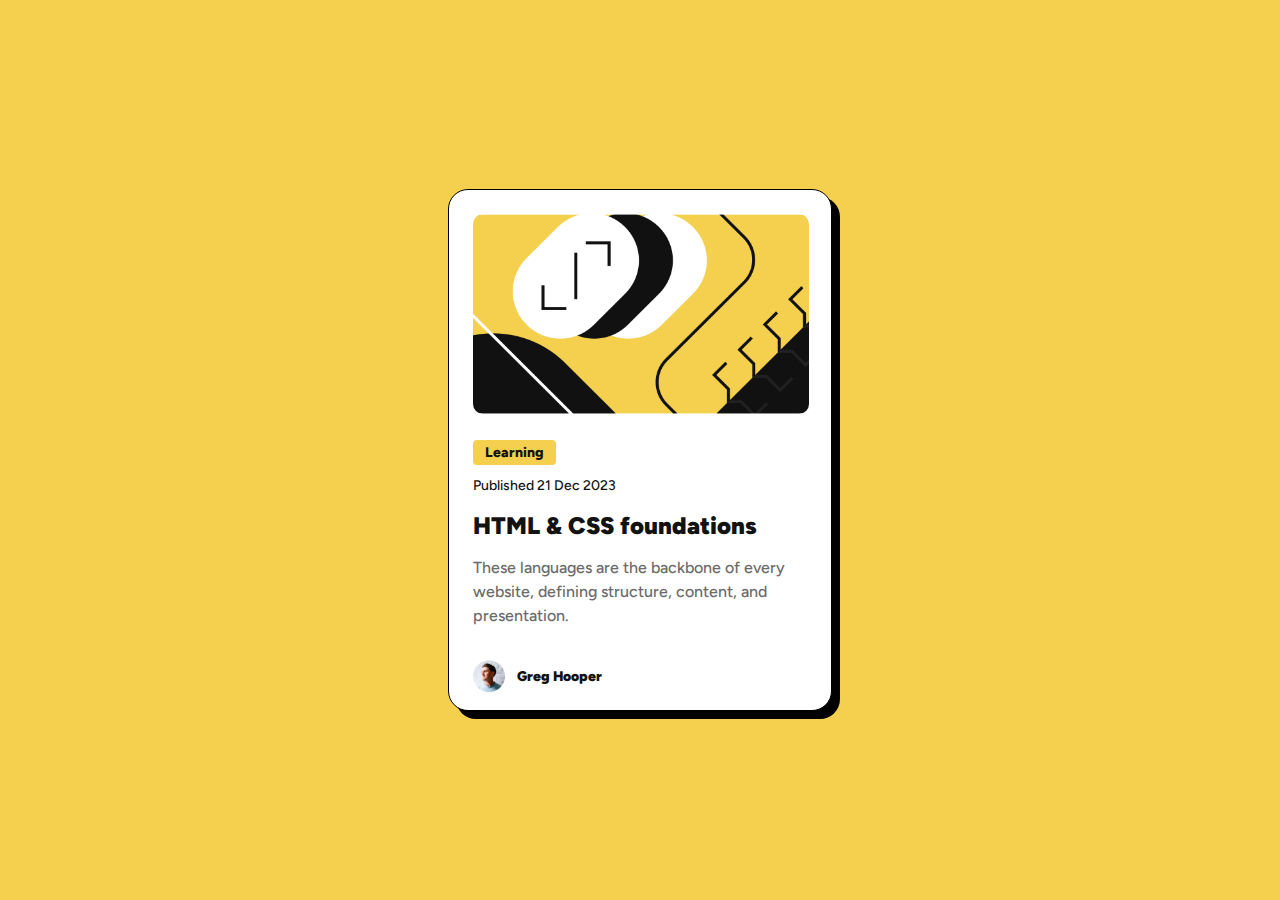
<file: blog-preview-card-solution/index.html>
<!DOCTYPE html>
<html lang="en">
<head>
    <meta charset="UTF-8">
    <meta name="viewport" content="width=device-width, initial-scale=1.0">
    <title>Blog Preview Card</title>
    <link rel="stylesheet" href="style.css">


    <!----- FONTS ----->
    <link rel="preconnect" href="https://fonts.googleapis.com">
    <link rel="preconnect" href="https://fonts.gstatic.com" crossorigin>
    <link href="https://fonts.googleapis.com/css2?family=Figtree:ital,wght@0,300..900;1,300..900&display=swap" rel="stylesheet">


</head>
<body>
    <div class="box">
        <div class="container">
            <div class="menu">

                <div class="hero"><img src="illustration-article.png" alt="article"></div>

                <div class="main">
                    <p class="btn">Learning</p>
                    <p class="date">Published 21 Dec 2023</p>
                    
                    <p class="foundation">HTML & CSS foundations</p>
                    <p class="para">These languages are the backbone of every website, defining structure, content, and presentation.</p>
                </div>

                <div class="avater">
                    <img src="image-avatar.webp" alt="user">
                    <p class="name">Greg Hooper</p>
                </div>
            </div>
        </div>
    </div>
</body>
</html>
</file>
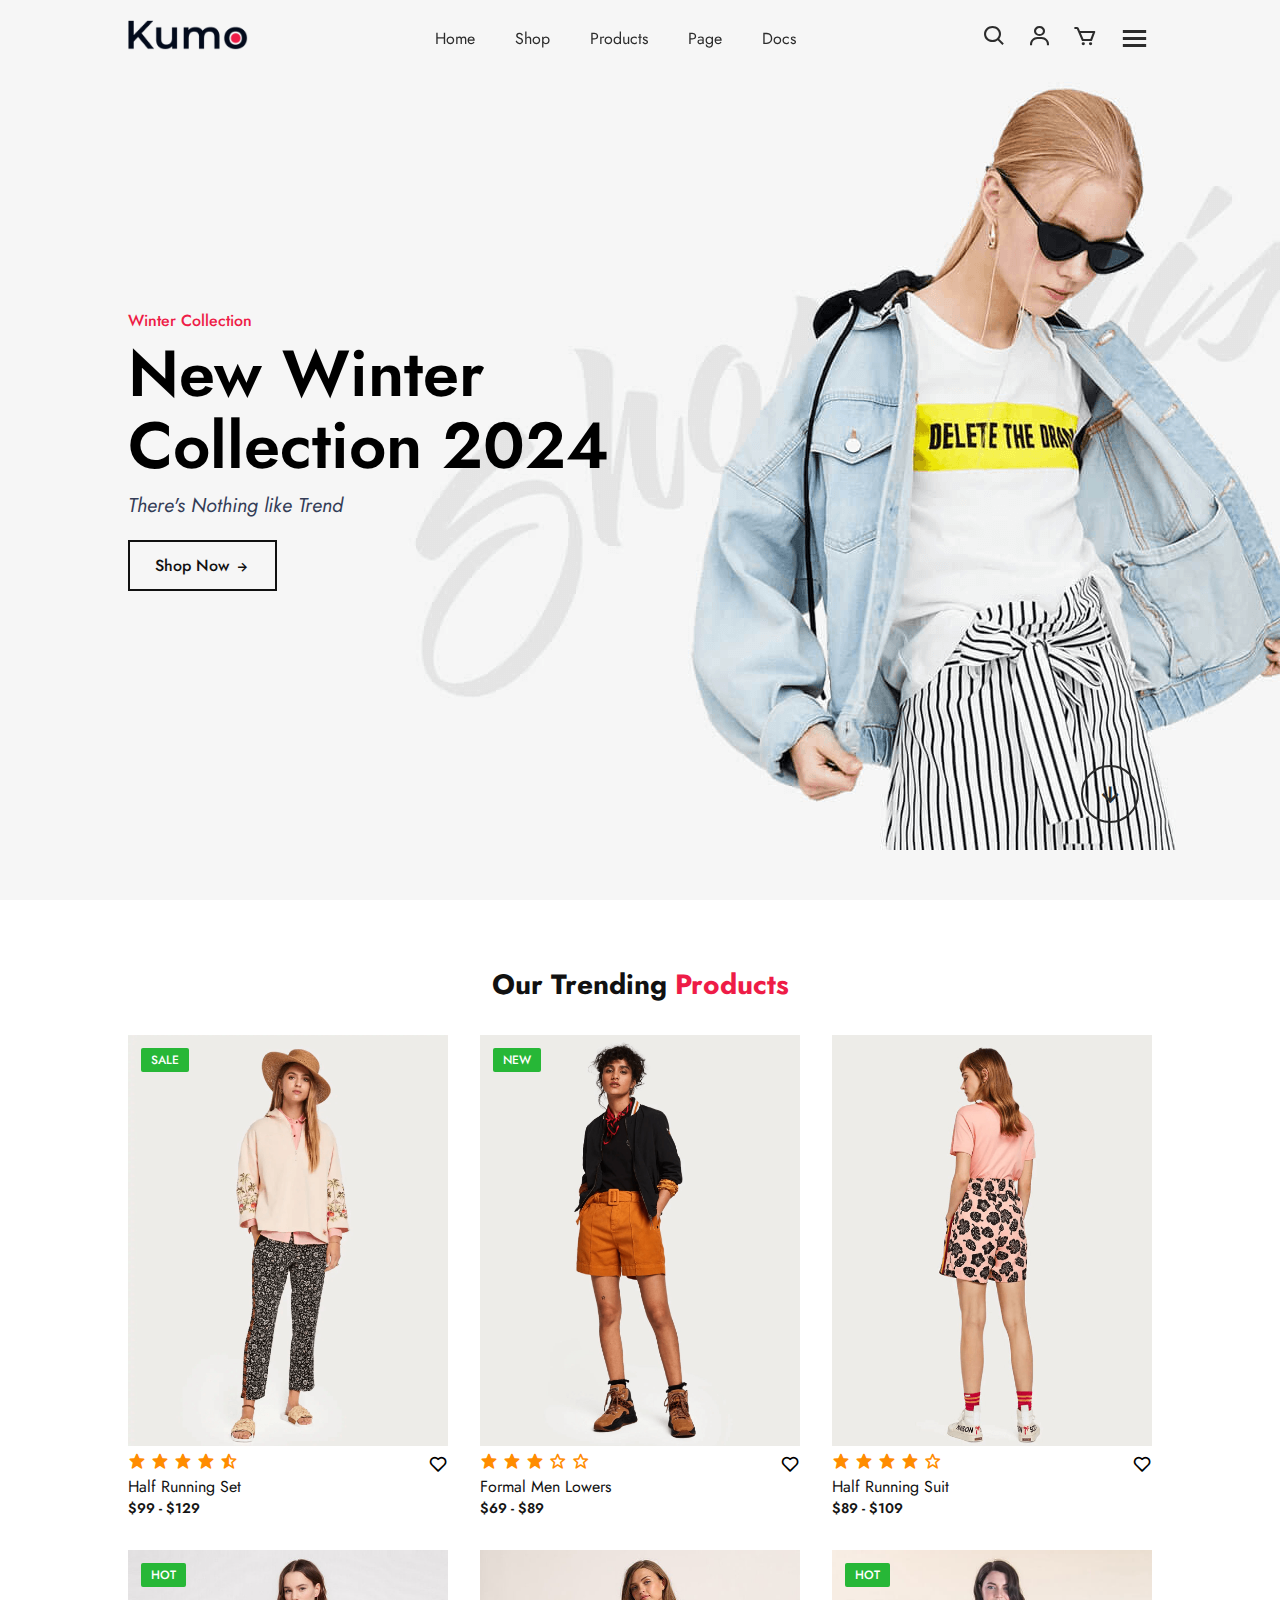
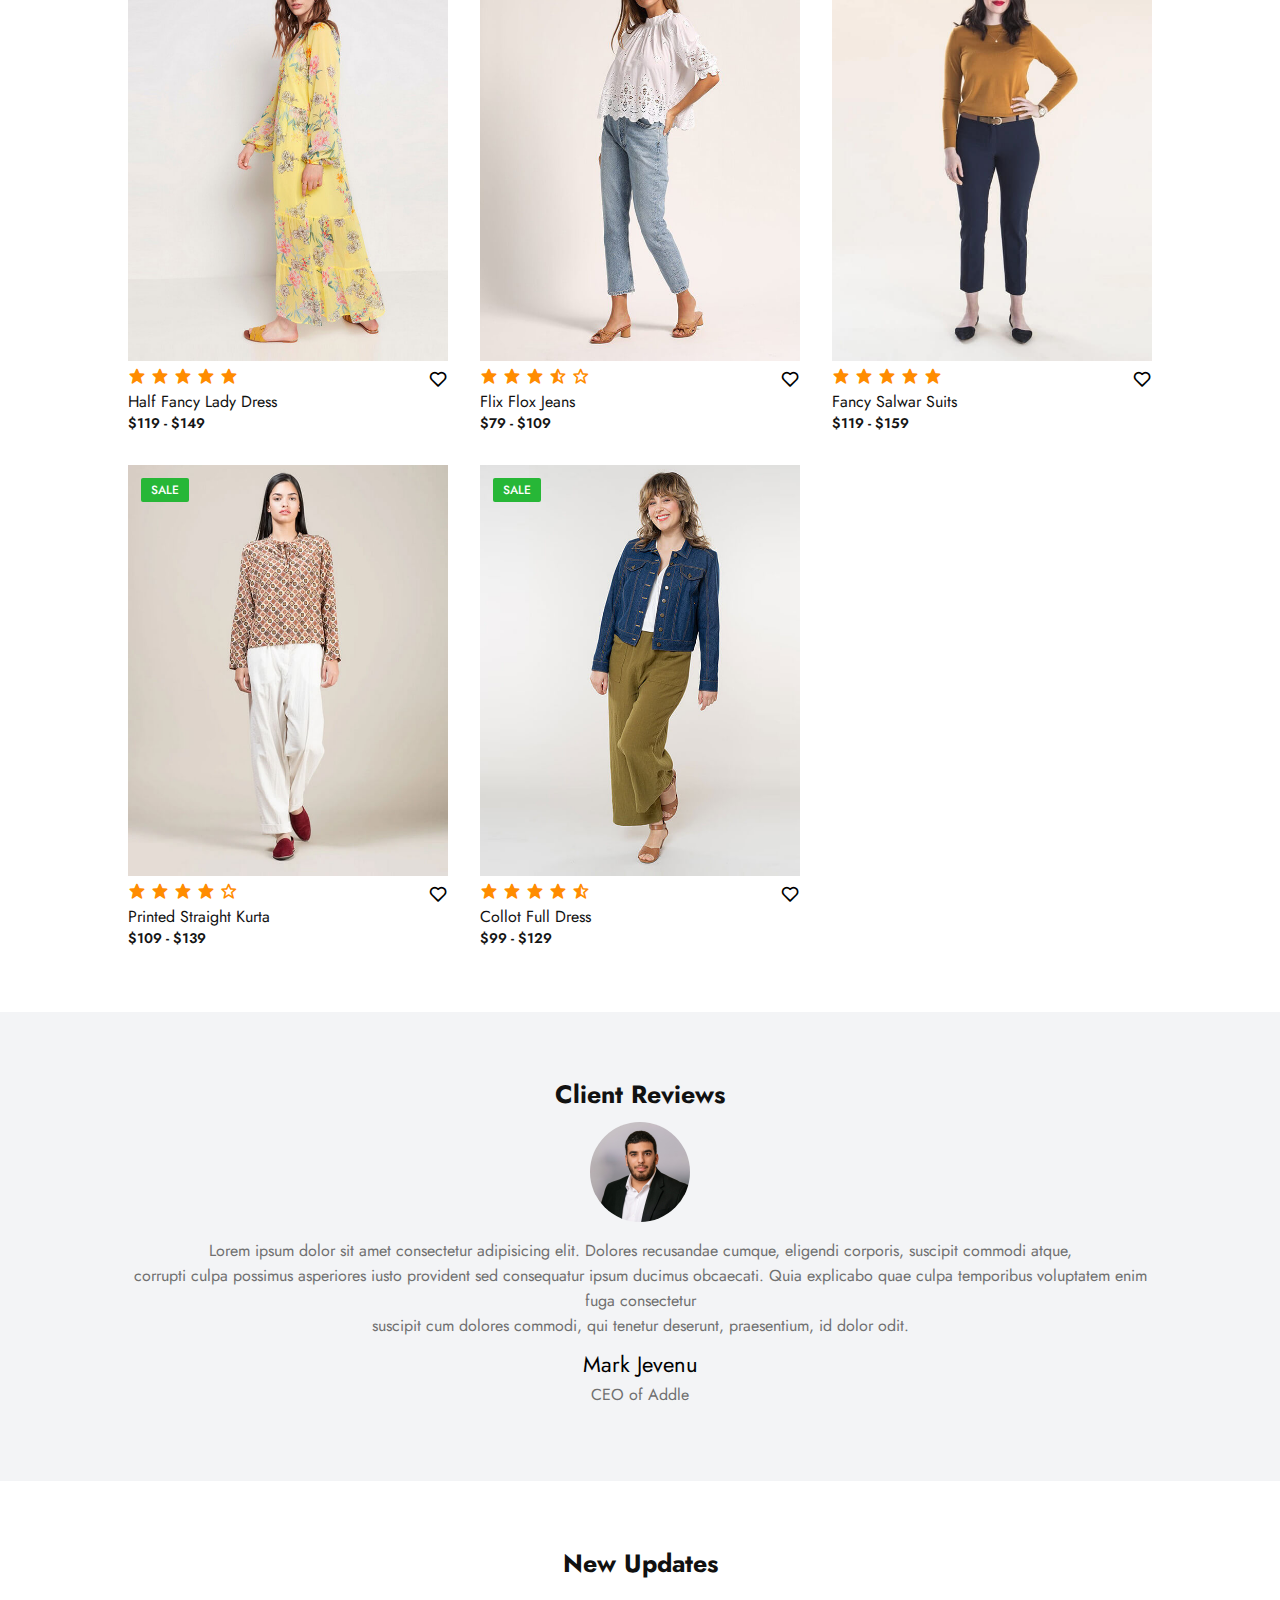
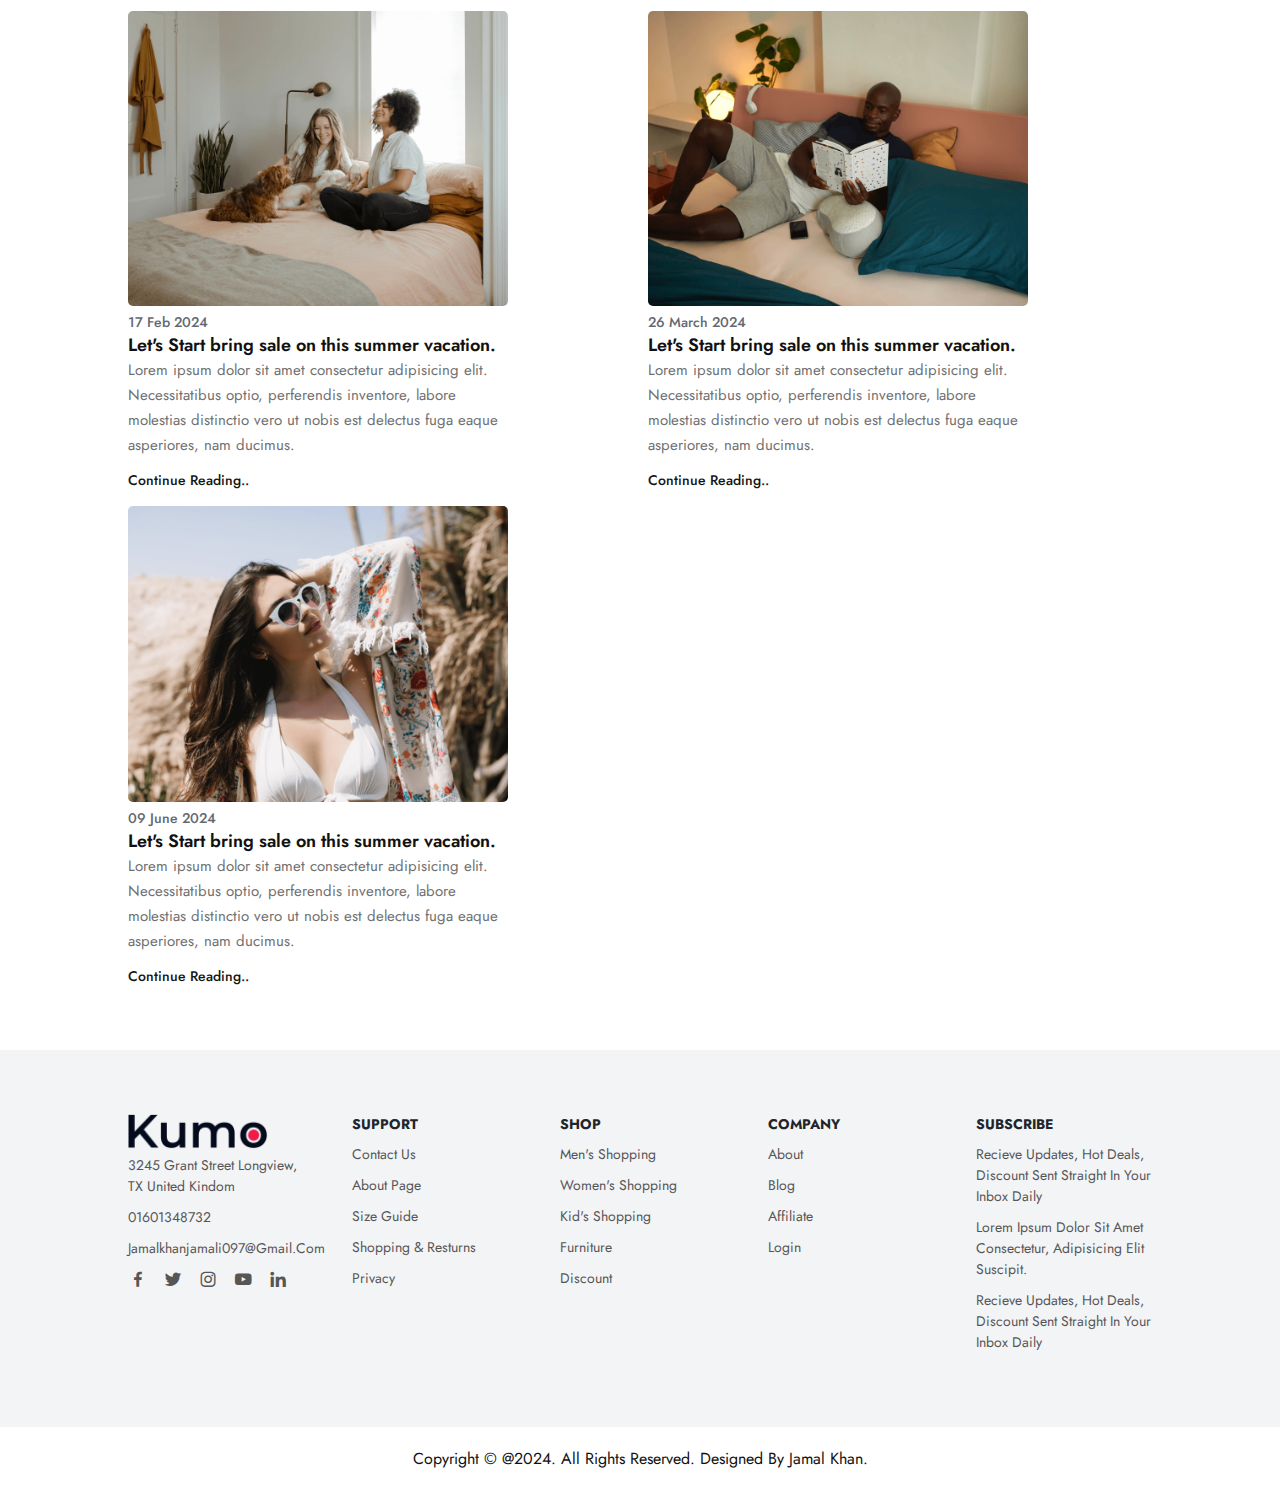
<file: Kumo/index.html>
<!DOCTYPE html>
<html lang="en">

<head>
    <meta charset="UTF-8">
    <meta name="viewport" content="width=device-width, initial-scale=1.0">
    <title>Kumo</title>
    <link rel="stylesheet" href="style.css">
    <link rel="preconnect" href="https://fonts.googleapis.com">
    <link rel="preconnect" href="https://fonts.gstatic.com" crossorigin>
    <link href="https://fonts.googleapis.com/css2?family=Jost:ital,wght@0,100..900;1,100..900&display=swap"
        rel="stylesheet">

    <link rel="stylesheet" href="https://cdnjs.cloudflare.com/ajax/libs/font-awesome/6.2.1/css/all.min.css"
        integrity="sha512-MV7K8+y+gLIBoVD59lQIYicR65iaqukzvf/nwasF0nqhPay5w/9lJmVM2hMDcnK1OnMGCdVK+iQrJ7lzPJQd1w=="
        crossorigin="anonymous" referrerpolicy="no-referrer" />

    <link rel="stylesheet" href="https://unpkg.com/boxicons@latest/css/boxicons.min.css">
</head>

<body>
    <header>
        <a href="#" class="logo"><img src="image/logo.png" alt=""></a>

        <ul class="navmenu">
            <li><a href="#">home</a></li>
            <li><a href="#">shop</a></li>
            <li><a href="#">products</a></li>
            <li><a href="#">page</a></li>
            <li><a href="#">docs</a></li>
        </ul>

        <div class="nav-icon">
            <a href="#"><i class='bx bx-search'></i></a>
            <a href="#"><i class='bx bx-user' ></i></a>
            <a href="#"><i class='bx bx-cart' ></i></a>

            <div class="bx bx-menu" id="menu-icon"></div>
        </div>
    </header>

    <section class="main-home">
        <div class="main-text">
            <h5>Winter Collection</h5>
            <h1>New Winter <br> Collection 2024</h1>
            <p>There's Nothing like Trend</p>

            <a href="#" class="main-btn">Shop Now <i class='bx bx-right-arrow-alt'></i></a>
        </div>

        <div class="down-arrow">
            <a href="#trending" class="down"><i class='bx bx-down-arrow-alt' ></i></a>
        </div>
    </section>


    <!-- trending-products-section -->
     <section class="trending-product" id="trending">
        <div class="center-text">
            <h2>Our Trending <span>products</span></h2>
        </div>

        <div class="products">
            <div class="row">
                <img src="image/1.jpg" alt="">
                <div class="product-text">
                    <h5>Sale</h5>
                </div>
                <div class="heart-icon">
                    <i class='bx bx-heart' ></i>
                </div>
                <div class="rating">
                    <i class='bx bxs-star' ></i>
                    <i class='bx bxs-star' ></i>
                    <i class='bx bxs-star' ></i>
                    <i class='bx bxs-star' ></i>
                    <i class='bx bxs-star-half' ></i>
                </div>

                <div class="price">
                    <h4>Half Running Set</h4>
                    <p>$99 - $129</p>
                </div>
            </div>

            <div class="row">
                <img src="image/2.jpg" alt="">
                <div class="product-text">
                    <h5>New</h5>
                </div>
                <div class="heart-icon">
                    <i class='bx bx-heart' ></i>
                </div>
                <div class="rating">
                    <i class='bx bxs-star' ></i>
                    <i class='bx bxs-star' ></i>
                    <i class='bx bxs-star' ></i>
                    <i class='bx bx-star' ></i>
                    <i class='bx bx-star' ></i>
                </div>

                <div class="price">
                    <h4>Formal Men Lowers</h4>
                    <p>$69 - $89</p>
                </div>
            </div>

            <div class="row">
                <img src="image/3.jpg" alt="">
                <div class="heart-icon">
                    <i class='bx bx-heart' ></i>
                </div>
                <div class="rating">
                    <i class='bx bxs-star' ></i>
                    <i class='bx bxs-star' ></i>
                    <i class='bx bxs-star' ></i>
                    <i class='bx bxs-star' ></i>
                    <i class='bx bx-star' ></i>
                </div>

                <div class="price">
                    <h4>Half Running Suit</h4>
                    <p>$89 - $109</p>
                </div>
            </div>

            <div class="row">
                <img src="image/4.jpg" alt="">
                <div class="product-text">
                    <h5>Hot</h5>
                </div>
                <div class="heart-icon">
                    <i class='bx bx-heart' ></i>
                </div>
                <div class="rating">
                    <i class='bx bxs-star' ></i>
                    <i class='bx bxs-star' ></i>
                    <i class='bx bxs-star' ></i>
                    <i class='bx bxs-star' ></i>
                    <i class='bx bxs-star' ></i>
                </div>

                <div class="price">
                    <h4>Half Fancy Lady Dress</h4>
                    <p>$119 - $149</p>
                </div>
            </div>

            <div class="row">
                <img src="image/5.jpg" alt="">
                <div class="heart-icon">
                    <i class='bx bx-heart' ></i>
                </div>
                <div class="rating">
                    <i class='bx bxs-star' ></i>
                    <i class='bx bxs-star' ></i>
                    <i class='bx bxs-star' ></i>
                    <i class='bx bxs-star-half' ></i>
                    <i class='bx bx-star' ></i>
                </div>

                <div class="price">
                    <h4>Flix Flox Jeans</h4>
                    <p>$79 - $109</p>
                </div>
            </div>

            <div class="row">
                <img src="image/6.jpg" alt="">
                <div class="product-text">
                    <h5>Hot</h5>
                </div>
                <div class="heart-icon">
                    <i class='bx bx-heart' ></i>
                </div>
                <div class="rating">
                    <i class='bx bxs-star' ></i>
                    <i class='bx bxs-star' ></i>
                    <i class='bx bxs-star' ></i>
                    <i class='bx bxs-star' ></i>
                    <i class='bx bxs-star' ></i>
                </div>

                <div class="price">
                    <h4>Fancy Salwar Suits</h4>
                    <p>$119 - $159</p>
                </div>
            </div>

            <div class="row">
                <img src="image/7.jpg" alt="">
                <div class="product-text">
                    <h5>Sale</h5>
                </div>
                <div class="heart-icon">
                    <i class='bx bx-heart' ></i>
                </div>
                <div class="rating">
                    <i class='bx bxs-star' ></i>
                    <i class='bx bxs-star' ></i>
                    <i class='bx bxs-star' ></i>
                    <i class='bx bxs-star' ></i>
                    <i class='bx bx-star' ></i>
                </div>

                <div class="price">
                    <h4>Printed Straight Kurta</h4>
                    <p>$109 - $139</p>
                </div>
            </div>

            <div class="row">
                <img src="image/8.jpg" alt="">
                <div class="product-text">
                    <h5>Sale</h5>
                </div>
                <div class="heart-icon">
                    <i class='bx bx-heart' ></i>
                </div>
                <div class="rating">
                    <i class='bx bxs-star' ></i>
                    <i class='bx bxs-star' ></i>
                    <i class='bx bxs-star' ></i>
                    <i class='bx bxs-star' ></i>
                    <i class='bx bxs-star-half' ></i>
                </div>

                <div class="price">
                    <h4>Collot Full Dress</h4>
                    <p>$99 - $129</p>
                </div>
            </div>
        </div>
     </section>


     <!-- Client-Review-Section -->
      <section class="client-reviews">
        <div class="reviews">
            <h3>Client Reviews</h3>
            <img src="image/team-1.jpg" alt="">
            <p>Lorem ipsum dolor sit amet consectetur adipisicing elit. Dolores recusandae cumque, eligendi corporis, suscipit commodi atque,<br> corrupti culpa possimus asperiores iusto provident sed consequatur ipsum ducimus obcaecati. Quia explicabo quae culpa temporibus voluptatem enim fuga consectetur <br> suscipit cum dolores commodi, qui tenetur deserunt, praesentium, id dolor odit.</p>

            <h2>Mark Jevenu</h2>
            <p>CEO of Addle</p>
        </div>
      </section>

      <!-- update-news-section -->
      <section class="Update-news">
        <div class="up-center-text">
            <h2>New Updates</h2>
        </div>

        <div class="update-cart">
            <div class="cart">
                <img src="image/bl-1.png" alt="">
                <h5>17 Feb 2024</h5>
                <h4>Let's Start bring sale on this summer vacation.</h4>
                <p>Lorem ipsum dolor sit amet consectetur adipisicing elit. Necessitatibus optio, perferendis inventore, labore molestias distinctio vero ut nobis est delectus fuga eaque asperiores, nam ducimus.</p>

                <h6>Continue Reading..</h6>
            </div>

            <div class="cart">
                <img src="image/bl-2.png" alt="">
                <h5>26 March 2024</h5>
                <h4>Let's Start bring sale on this summer vacation.</h4>
                <p>Lorem ipsum dolor sit amet consectetur adipisicing elit. Necessitatibus optio, perferendis inventore, labore molestias distinctio vero ut nobis est delectus fuga eaque asperiores, nam ducimus.</p>

                <h6>Continue Reading..</h6>
            </div>

            <div class="cart">
                <img src="image/bl-3.png" alt="">
                <h5>09 June 2024</h5>
                <h4>Let's Start bring sale on this summer vacation.</h4>
                <p>Lorem ipsum dolor sit amet consectetur adipisicing elit. Necessitatibus optio, perferendis inventore, labore molestias distinctio vero ut nobis est delectus fuga eaque asperiores, nam ducimus.</p>

                <h6>Continue Reading..</h6>
            </div>
        </div>
      </section>


      <!-- contact-section -->
       <section class="contact">
        <div class="contact-info">
            <div class="first-info">
                <img src="image/logo.png" alt="">

                <p>3245 Grant Street Longview, <br> TX United Kindom</p>
                <p>01601348732</p>
                <p>jamalkhanjamali097@gmail.com</p>

                <div class="social-icon">
                    <a href="#"><i class='bx bxl-facebook'></i></a>
                    <a href="#"><i class='bx bxl-twitter' ></i></a>
                    <a href="#"><i class='bx bxl-instagram' ></i></a>
                    <a href="#"><i class='bx bxl-youtube' ></i></a>
                    <a href="#"><i class='bx bxl-linkedin' ></i></a>
                </div>
            </div>

            <div class="second-info">
                <h4>Support</h4>
                <p>Contact us</p>
                <p>About page</p>
                <p>Size Guide</p>
                <p>Shopping & Resturns</p>
                <p>Privacy</p>
            </div>

            <div class="third-info">
                <h4>Shop</h4>
                <p>Men's Shopping</p>
                <p>Women's Shopping</p>
                <p>Kid's Shopping</p>
                <p>Furniture</p>
                <p>Discount</p>
            </div>

            <div class="fourth-info">
                <h4>Company</h4>
                <p>About</p>
                <p>Blog</p>
                <p>Affiliate</p>
                <p>Login</p>
            </div>

            <div class="five">
                <h4>Subscribe</h4>
                <p>Recieve Updates, Hot Deals, Discount Sent Straight In Your Inbox Daily</p>
                <p>Lorem ipsum dolor sit amet consectetur, adipisicing elit Suscipit.</p>
                <p>Recieve Updates, Hot Deals, Discount Sent Straight In Your Inbox Daily</p>
            </div>
        </div>
       </section>

       <div class="end-text">
        <p>Copyright &copy; @2024. All Rights Reserved. Designed By Jamal Khan.</p>
       </div>



     <script src="java.js"></script>
</body>
</html>
</file>
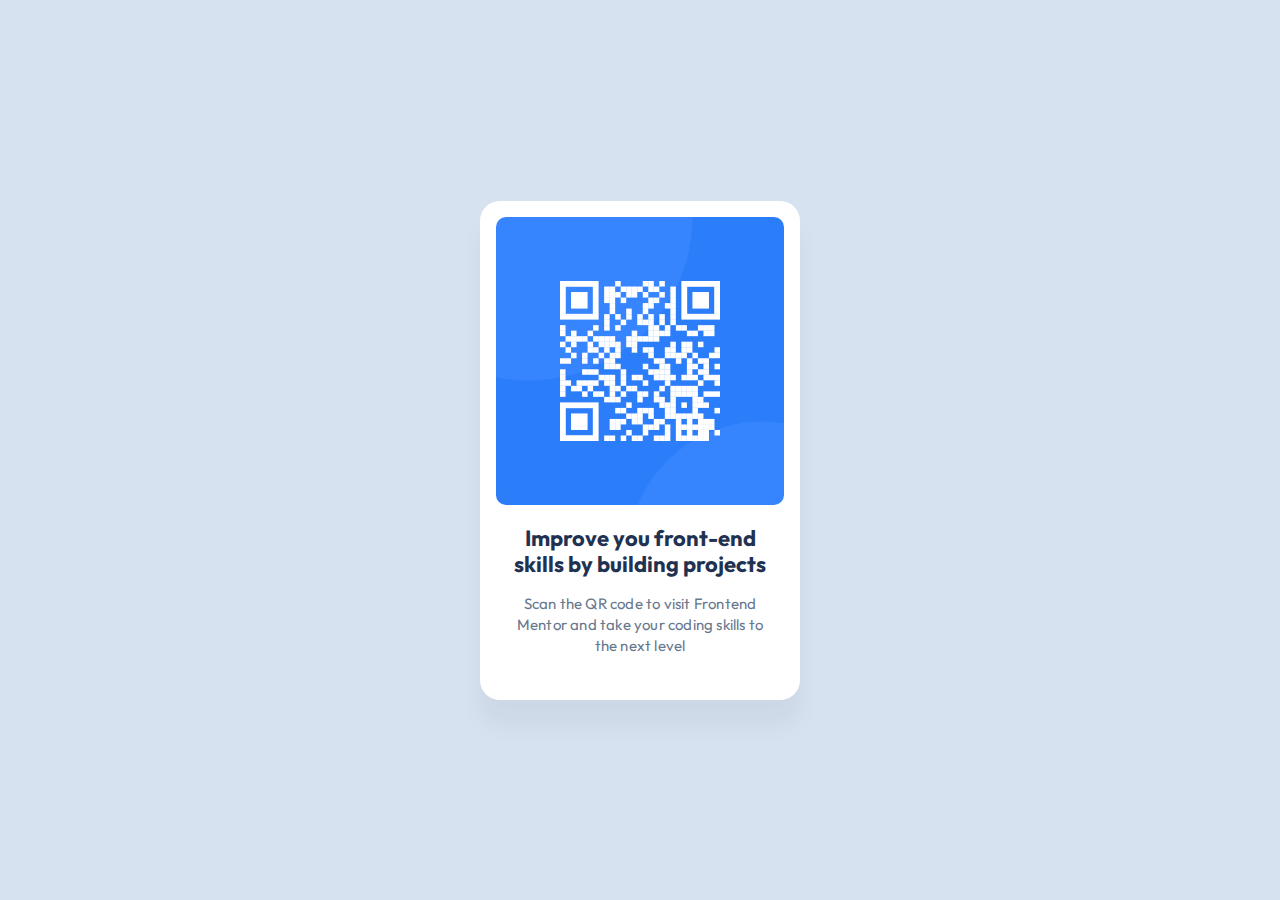
<file: QR Code Component [Solution]/index.html>
<!DOCTYPE html>
<html lang="en">
<head>
    <meta charset="UTF-8">
    <meta name="viewport" content="width=device-width, initial-scale=1.0">
    <title>QR Code Component</title>

    <link rel="stylesheet" href="style.css">

    <!----- FONTS ----->
    <link rel="preconnect" href="https://fonts.googleapis.com">
    <link rel="preconnect" href="https://fonts.gstatic.com" crossorigin>
    <link href="https://fonts.googleapis.com/css2?family=Outfit:wght@100..900&display=swap" rel="stylesheet">

</head>
<body>
    <div class="container">
        <div class="box">
            <img src="image-qr-code.png" alt="" class="hero">

            <div class="text">
                <p class="main">Improve you front-end skills by building projects</p>

                <p class="secondary">Scan the QR code to visit Frontend Mentor and take your coding skills to the next level</p>
            </div>
        </div>
    </div>
</body>
</html>
</file>
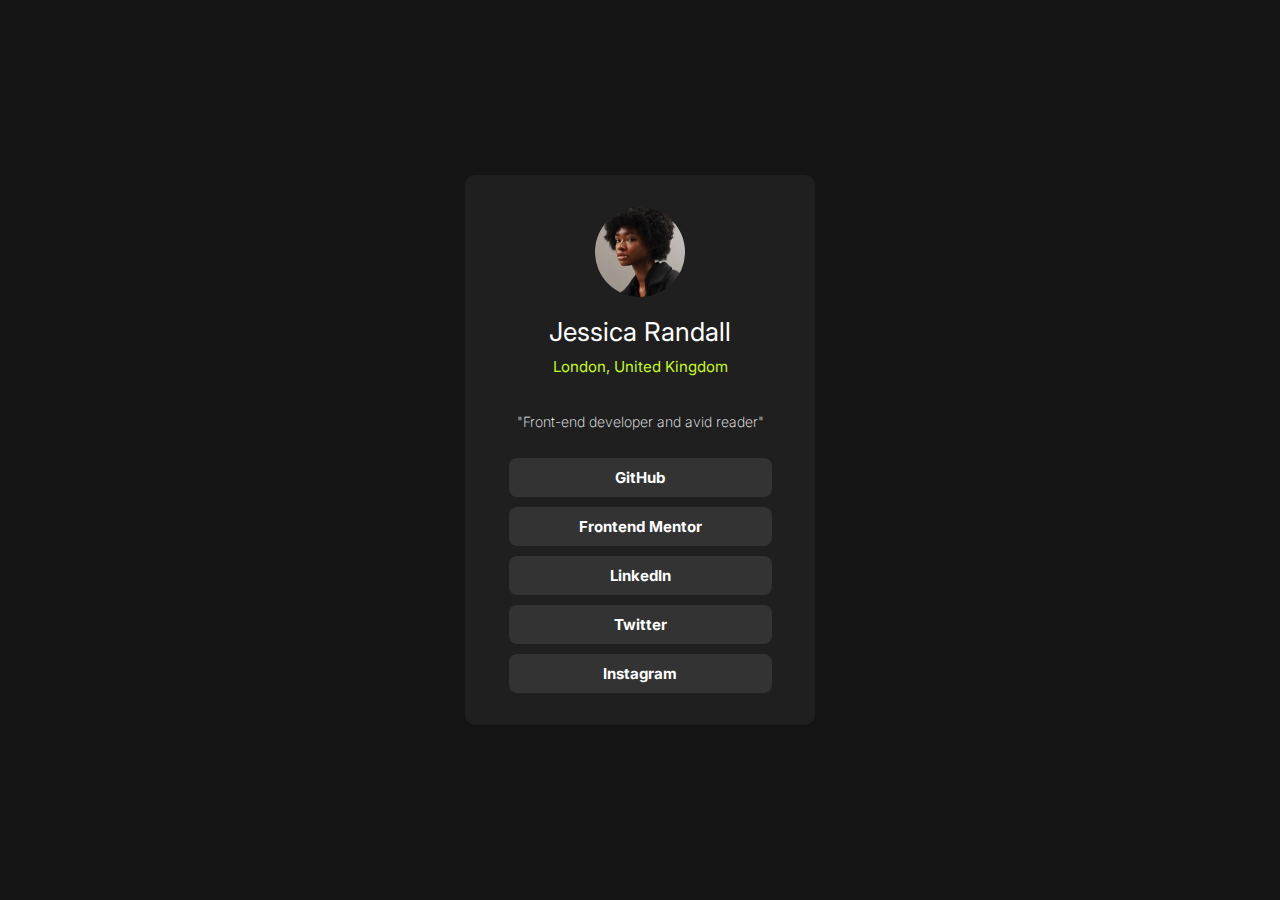
<file: social-inks-profile-main-solution/index.html>
<!DOCTYPE html>
<html lang="en">
<head>
    <meta charset="UTF-8">
    <meta name="viewport" content="width=device-width, initial-scale=1.0">
    <title>Social Links Profile</title>

    <!-- CSS File -->
     <link rel="stylesheet" href="style.css">

     <!-- FONTS -->
     <link rel="preconnect" href="https://fonts.googleapis.com">
     <link rel="preconnect" href="https://fonts.gstatic.com" crossorigin>
     <link href="https://fonts.googleapis.com/css2?family=Inter:ital,opsz,wght@0,14..32,100..900;1,14..32,100..900&display=swap" rel="stylesheet">

</head>
<body>
    <div class="container">
        <div class="menu">
            <div class="hero">
                <img src="avatar.jpg" alt="avatar">
            </div>

            <div class="info">
                <p class="name">Jessica Randall <br><span class="address">London, United Kingdom</span></p>
                <!-- <p class="address"></p> -->
                <p class="bio">"Front-end developer and avid reader"</p>
            </div>

            <div class="social">
                <ul>
                    <li>GitHub</li>
                    <li>Frontend Mentor</li>
                    <li>LinkedIn</li>
                    <li>Twitter</li>
                    <li>Instagram</li>
                </ul>
            </div>
        </div>
    </div>

</body>
</html>
</file>
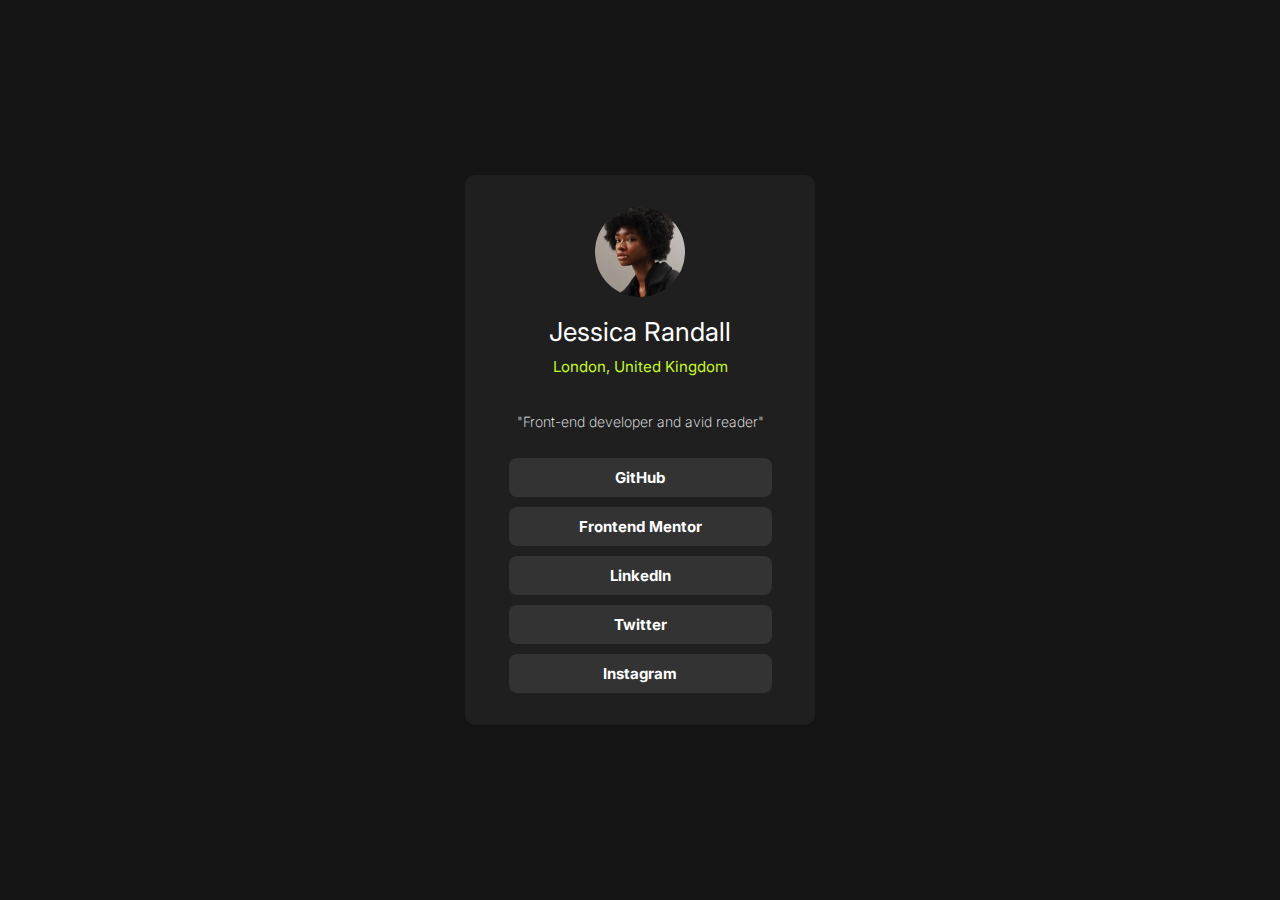
<file: social-inks-profile-main-solution/social links profile.html>
<!DOCTYPE html>
<html lang="en">
<head>
    <meta charset="UTF-8">
    <meta name="viewport" content="width=device-width, initial-scale=1.0">
    <title>Social Links Profile</title>

    <!-- CSS File -->
     <link rel="stylesheet" href="social links profile.css">

     <!-- FONTS -->
     <link rel="preconnect" href="https://fonts.googleapis.com">
     <link rel="preconnect" href="https://fonts.gstatic.com" crossorigin>
     <link href="https://fonts.googleapis.com/css2?family=Inter:ital,opsz,wght@0,14..32,100..900;1,14..32,100..900&display=swap" rel="stylesheet">

</head>
<body>
    <div class="container">
        <div class="menu">
            <div class="hero">
                <img src="avatar.jpg" alt="avatar">
            </div>

            <div class="info">
                <p class="name">Jessica Randall <br><span class="address">London, United Kingdom</span></p>
                <!-- <p class="address"></p> -->
                <p class="bio">"Front-end developer and avid reader"</p>
            </div>

            <div class="social">
                <ul>
                    <li>GitHub</li>
                    <li>Frontend Mentor</li>
                    <li>LinkedIn</li>
                    <li>Twitter</li>
                    <li>Instagram</li>
                </ul>
            </div>
        </div>
    </div>

</body>
</html>
</file>
<file: blog-preview-card-solution/style.css>
*{
    margin: 0;
    padding: 0;
    box-sizing: border-box;
    text-decoration: none;
    list-style: none;
    font-family: "Figtree", sans-serif;
}

:root{
    --Yellow: hsl(47, 88%, 63%);

    --White: hsl(0, 0%, 100%);

    --Gray-500: hsl(0, 0%, 42%);
    --Gray-950: hsl(0, 0%, 7%);
}

body{
    background-color: var(--Yellow);
}

.box{
    height: 100vh;
    display: flex;
    justify-content: center;
    align-items: center;
}

.container{
    background-color: var(--White);
    width: 384px;
    height: 522px;
    border: 1px solid black;
    border-radius: 20px;
    box-shadow: 8px 8px rgb(0, 0, 0);
}

.hero img{
    width: 336px;
    height: 200px;
    border-radius: 10px;
    margin: 24px;
}

.main{
    margin-left: 24px;
    margin-right: 24px;
    width: 336px;
    height: 194px;
    /* background-color: green; */
}

.main .btn{
    color: var(--Gray-950);
    background-color: var(--Yellow);
    display: inline;
    font-size: 14px;
    font-weight: 800;
    line-height: 150%;
    letter-spacing: 0px;
    padding: 4px 12px;
    border-radius: 4px;
}

.main .date{
    color: var(--Gray-950);
    font-size: 14px;
    font-weight: 500;
    margin-top: 12px;
    line-height: 150%;
    letter-spacing: 0px;
}

.main .foundation{
    color: var(--Gray-950);
    margin-top: 12px;
    font-size: 24px;
    line-height: 150%;
    letter-spacing: 0px;
    font-weight: 900;
    cursor: pointer;
    transition: all ease-in-out .2s;
}

.main .foundation:hover{
    color: var(--Yellow);
}

.main .para{
    color: var(--Gray-500);
    margin-top: 12px;
    font-size: 16px;
    line-height: 150%;
    letter-spacing: 0px;
    font-weight: 500;
}

.avater{
    margin-left: 24px;
    margin-top: 24px;
    display: flex;
    align-items: center;
}

.avater img{
    width: 32px;
    height: 32px;
}

.avater .name{
    color: var(--Gray-950);
    margin-left: 12px;
    font-size: 14px;
    font-weight: 900;
    line-height: 150%;
    letter-spacing: 0px;
}




/* MEDIA QUERIES */
@media (max-width: 376px) {
    .container {
        width: 327px;
        height: 501px;
        padding: 24px;
    }

    .hero img {
        width: 279px;
        height: 200px;
        margin: 24px;
        margin-left: 0px;
        margin-top: 0px;
    }

    .main{
        width: 279px;
        height: 173px;
        margin: 0px;
    }

    .main .btn{
        font-size: 12px;
    }

    .main .date{
        font-size: 12px;
    }

    .main .foundation{
        font-size: 22px;
    }

    .main .para{
        font-size: 14px;
    }

    .avater{
        margin-left: 0px;
        margin-top: 15px;
    }
}
</file>
<file: Kumo/style.css>
*{
    margin: 0;
    padding: 0;
    box-sizing: border-box;
    scroll-behavior: smooth;
    font-family: "Jost", sans-serif;
    list-style: none;
    text-decoration: none;
}

header{
    position: fixed;
    width: 100%;
    top: 0;
    right: 0;
    z-index: 1000;
    display: flex;
    justify-content: space-between;
    align-items: center;
    padding: 20px 10%;
}

.logo img{
    max-width: 120px;
    height: auto;
}

.navmenu{
    display: flex;
}

.navmenu a{
    color: #2c2c2c;
    font-size: 16px;
    text-transform: capitalize;
    padding: 10px 20px;
    font-weight: 400;
    transition: all .42s ease;
}

.navmenu a:hover{
    color: #EE1C47;
}

.nav-icon{
    display: flex;
    align-items: center;
}

.nav-icon i{
    margin-right: 20px;
    color: #2c2c2c;
    font-size: 25px;
    font-weight: 400;
    transition: all .42s ease;
}

.nav-icon i:hover{
    transform: scale(1.1);
    color: #EE1C47;
}

#menu-icon{
    font-size: 35px;
    color: #2c2c2c;
    z-index: 10001;
    cursor: pointer;
}

section{
    padding: 5% 10%;
}

.main-home{
    width: 100%;
    height: 100vh;
    background-image: url(image/banner-3.png);
    background-position: center;
    background-size: cover;
    display: grid;
    grid-template-columns: repeat(1, 1fr);
    align-items: center;
}

.main-text h5{
    color: #EE1C47;
    font-size: 16px;
    text-transform: capitalize;
    font-weight: 500;
}

.main-text h1{
    color: #000;
    font-size: 65px;
    text-transform: capitalize;
    line-height: 1.1;
    font-weight: 600;
    margin: 6px 0 10px;
}

.main-text p{
    color: #333c56;
    font-size: 20px;
    font-style: italic;
    margin-bottom: 20px;
}

.main-btn{
    display: inline-block;
    color: #111;
    font-size: 16px;
    font-weight: 500;
    text-transform: capitalize;
    border: 2px solid #111;
    padding: 12px 25px;
    transition: all .42s ease;
}

.main-btn:hover{
    background-color: #000;
    color: #fff;
    border-top-left-radius: 20px;
    border-bottom-right-radius: 20px;
}

.main-btn i{
    vertical-align: middle;
}

.down-arrow{
    position: absolute;
    top: 85%;
    right: 11%;
}

.down i{
    font-size: 30px;
    color: #2c2c2c;
    border: 2px solid #2c2c2c;
    border-radius: 50px;
    padding: 12px 12px;
    transition: all .42s ease;
}

.down i:hover{
    background-color: #2c2c2c;
    color: #fff;
    border-radius: 10px;
}

header.sticky{
    background: #fff;
    padding: 20px 10%;
    box-shadow: 0px 0px 10px rgb(0 0 0 / 10%);
}

/* trending-section-css */
.center-text h2{
    color: #111;
    font-size: 28px;
    text-transform: capitalize;
    text-align: center;
    margin-bottom: 30px;
}

.center-text span{
    color: #EE1C47;
}

.products{
    display: grid;
    grid-template-columns: repeat(auto-fit, minmax(260px, auto));
    gap: 2rem;
}

.row{
    position: relative;
    transition: all .40s;
}

.row img{
    width: 100%;
    height: auto;
    transition: all .40s;
}

.row img:hover{
    transform: scale(0.94);
}

.product-text h5{
    position: absolute;
    top: 13px;
    left: 13px;
    color: #fff;
    font-size: 12px;
    font-weight: 500;
    text-transform: uppercase;
    background-color: #27b737;
    padding: 3px 10px;
    border-radius: 2px;
}

.heart-icon{
    position: absolute;
    right: 0;
    font-size: 20px;
}

.heart-icon:hover{
    color: #EE1C47;
}

.rating i{
    color: #FF8C00;
    font-size: 18px;
}

.price h4{
    color: #111;
    font-size: 16px;
    text-transform: capitalize;
    font-weight: 400;
}

.price p{
    color: #151515;
    font-size: 14px;
    font-weight: 600;
}

.client-reviews{
    background-color: #f3f4f6;
}

.reviews{
    text-align: center;
}

.reviews h3{
    color: #111;
    font-size: 25px;
    text-transform: capitalize;
    text-align: center;
    font-weight: 700;
}

.reviews img{
    width: 100px;
    height: auto;
    border-radius: 50px;
    margin: 10px 0;
}

.reviews p{
    color: #707070;
    font-size: 16px;
    font-weight: 400;
    line-height: 25px;
    margin-bottom: 10px;
}

.reviews h2{
    font-size: 22px;
    color: #000;
    font-weight: 400;
    text-transform: capitalize;
    margin-bottom: 2px;
}


/* update-section-css */
.up-center-text h2{
    text-align: center;
    color: #111;
    font-size: 25px;
    text-transform: capitalize;
    font-weight: 700;
    margin-bottom: 30px;
}

.cart img{
    width: 380px;
    height: auto;
    border-radius: 5px;
}

.update-cart{
    display: grid;
    grid-template-columns: repeat(auto-fit, minmax(380px, auto));
    gap: 1rem;
}

.cart h5{
    color: #636872;
    font-size: 14px;
    text-transform: capitalize;
    font-weight: 500;
}

.cart h4{
    color: #111;
    font-size: 18px;
    font-weight: 600;
}

.cart p{
    color: #707070;
    font-size: 15px;
    max-width: 380px;
    line-height: 25px;
    margin-bottom: 12px;
}

.cart h6{
    color: #151515;
    font-size: 14px;
    font-weight: 500;
}


/* contact-section */
.contact{
    background-color: #f3f4f6;
}

.contact-info{
    display: grid;
    grid-template-columns: repeat(auto-fit, minmax(160px, auto));
    gap: 3rem;
}

.first-info img{
    width: 140px;
    height: auto;
}

.contact-info h4{
    color: #212529;
    font-size: 14px;
    text-transform: uppercase;
    margin-bottom: 10px;
}

.contact-info p{
    color: #565656;
    font-size: 14px;
    font-weight: 400;
    text-transform: capitalize;
    line-height: 1.5;
    margin-bottom: 10px;
    cursor: pointer;
    transition: all .42s;
}

.contact-info p:hover{
    color: #EE1C47;
}

.social-icon i{
    color: #565656;
    margin-right: 10px;
    font-size: 20px;
    transition: all .42s;
}

.social-icon i:hover{
    transform: scale(1.3);
}

.end-text{
    background-color: #fff;
    text-align: center;
    padding: 20px;
}

.end-text p{
    color: #111;
    text-transform: capitalize;
}


/* Responsive-css */
@media(max-width:890px){
    header{
        padding: 20px 3%;
        transition: .4s;
    }
}

@media(max-width:630px){
    .main-text h1{
        font-size: 50px;
        transition: .4s;
    }

    .main-text p{
        font-size: 18px;
        transition: .4s;
    }

    .main-btn{
        padding: 10px 20px;
        transition: .4s;
    }
}

@media(max-width:750px){
    .navmenu{
        position: absolute;
        top: 100%;
        right: -100%;
        width: 300px;
        height: 130vh;
        background: #fff;
        display: flex;
        flex-direction: column;
        align-items: center;
        padding: 120px 30px;
        transition: all .42s;
    }

    .navmenu a{
        display: block;
        margin: 18px 0;
    }

    .navmenu.open{
        right: 0;
    }
}
</file>
<file: QR Code Component [Solution]/style.css>
:root{
    --White: hsl(0, 0%, 100%);
    --Slate-300: hsl(212, 45%, 89%);
    --Slate-500: hsl(216, 15%, 48%);
    --Slate-900: hsl(218, 44%, 22%);
}

*{
    margin: 0;
    padding: 0;
    box-sizing: border-box;
    font-family: "outfit";
}

body{
    background-color: var(--Slate-300);
    height: 100vh;
}

.container{
    height: 100vh;
    display: flex;
    justify-content: center;
    align-items: center;
}

.box{
    background-color: var(--White);
    /* display: flex;
    flex-direction: column; */
    width: 320px;
    height: 499px;
    padding: 16px;
    border-radius: 20px;
    box-shadow: 0px 25px 25px 0px rgb(0, 0, 0, 4.77%);
}

.hero{
    width: 288px;
    height: 288px;
    border-radius: 10px;
}

.text{
    padding: 16px;
    width: 288px;
    height: 131px;
    text-align: center;

}

.main{
    color: var(--Slate-900);
    font-size: 22px;
    font-weight: 700;
    line-height: 120%;
    letter-spacing: 0px;
    padding-bottom: 16px;
}

.secondary{
    color: var(--Slate-500);
    font-size: 15px;
    font-weight: 400;
    line-height: 140%;
    letter-spacing: 0.2px;
}
</file>
<file: social-inks-profile-main-solution/style.css>
*{
    margin: 0;
    padding: 0;
    /* box-sizing: border-box; */
    text-decoration: none;
    color: white;
    list-style: none;
    font-family: "Inter";
}

:root{
    --Green: hsl(75, 94%, 57%);

    --White: hsl(0, 0%, 100%);

    --Grey-700: hsl(0, 0%, 20%);
    --Grey-800: hsl(0, 0%, 12%);
    --Grey-900: hsl(0, 0%, 8%);
}

body{
    background: var(--Grey-900);
}

.container{
    background-color: var(--Grey-900);
    height: 100vh;
    display: flex;
    justify-content: center; /* Center horizontally */
    align-items: center; /* Center vertically */
}

.menu{
    width: 350px;
    height: 550px;
    background-color: var(--Grey-800);
    border-radius: 10px;
    display: flex;
    flex-direction: column;
    justify-content: center;
    align-items: center;
    text-align: center;
    /* gap: 40px; */
}

.hero{
    padding-bottom: 15px;
}

.hero img{
    position: relative;
    border-radius: 50%;
    height: 90px;
    width: 90px;
}

p.name {
    margin-bottom: 35px;
}

.info .name{
    font-size: 26px;
}

.info .address{
    color: var(--Green);
    font-size: 15px;
}

.info .bio{
    font-weight: 200;
    font-size: 14px;
    margin-bottom: 18px;
}

.social li{
    font-size: 15px;
    font-weight: 700;
    cursor: pointer;
    margin-top: 10px;
    background-color: var(--Grey-700);
    padding: 10px;
    padding-inline: 70px;
    border-radius: 8px;
    transition: all ease-in-out 0.3s;
}

.social li:hover{
    background-color: var(--Green);
    color: var(--Grey-900);
    font-weight: 700;
}
</file>
<file: social-inks-profile-main-solution/social links profile.css>
*{
    margin: 0;
    padding: 0;
    /* box-sizing: border-box; */
    text-decoration: none;
    color: white;
    list-style: none;
    font-family: "Inter";
}

:root{
    --Green: hsl(75, 94%, 57%);

    --White: hsl(0, 0%, 100%);

    --Grey-700: hsl(0, 0%, 20%);
    --Grey-800: hsl(0, 0%, 12%);
    --Grey-900: hsl(0, 0%, 8%);
}

body{
    background: var(--Grey-900);
}

.container{
    background-color: var(--Grey-900);
    height: 100vh;
    display: flex;
    justify-content: center; /* Center horizontally */
    align-items: center; /* Center vertically */
}

.menu{
    width: 350px;
    height: 550px;
    background-color: var(--Grey-800);
    border-radius: 10px;
    display: flex;
    flex-direction: column;
    justify-content: center;
    align-items: center;
    text-align: center;
    /* gap: 40px; */
}

.hero{
    padding-bottom: 15px;
}

.hero img{
    position: relative;
    border-radius: 50%;
    height: 90px;
    width: 90px;
}

p.name {
    margin-bottom: 35px;
}

.info .name{
    font-size: 26px;
}

.info .address{
    color: var(--Green);
    font-size: 15px;
}

.info .bio{
    font-weight: 200;
    font-size: 14px;
    margin-bottom: 18px;
}

.social li{
    font-size: 15px;
    font-weight: 700;
    cursor: pointer;
    margin-top: 10px;
    background-color: var(--Grey-700);
    padding: 10px;
    padding-inline: 70px;
    border-radius: 8px;
    transition: all ease-in-out 0.3s;
}

.social li:hover{
    background-color: var(--Green);
    color: var(--Grey-900);
    font-weight: 700;
}
</file>
